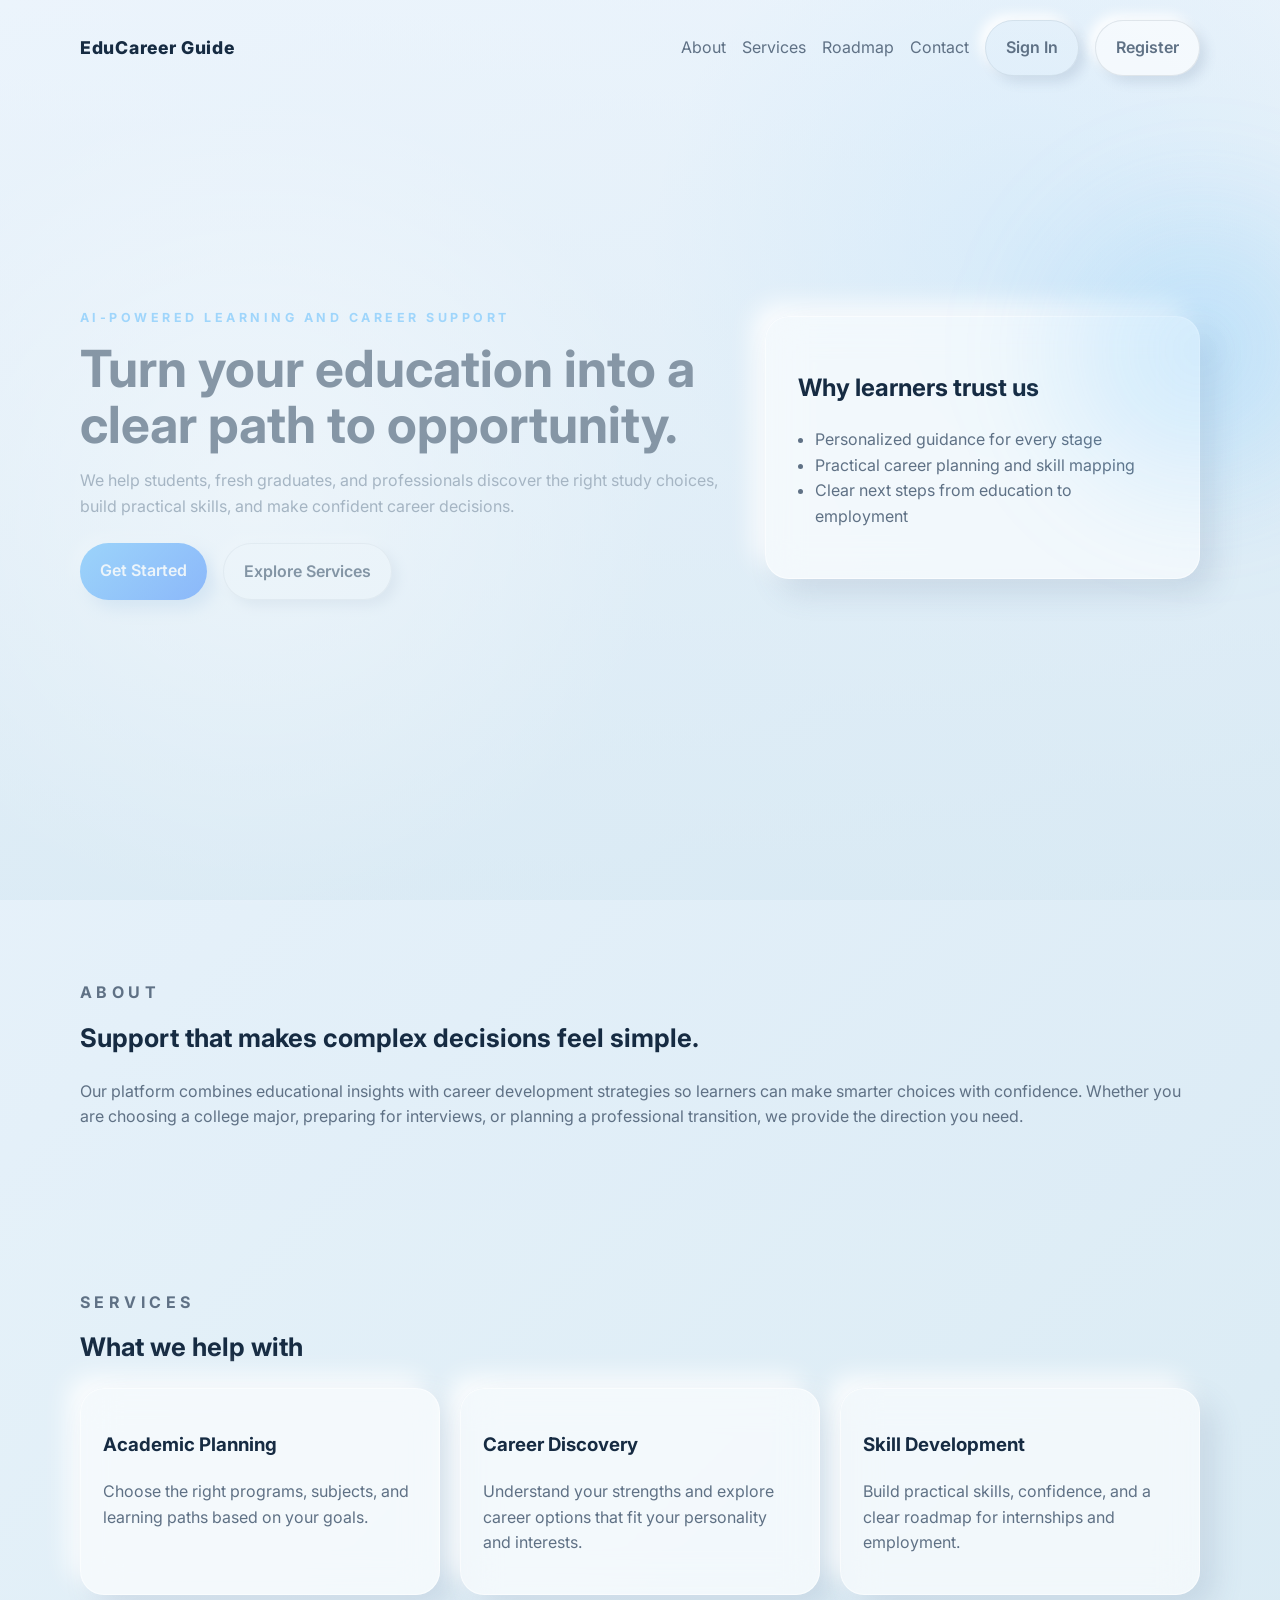
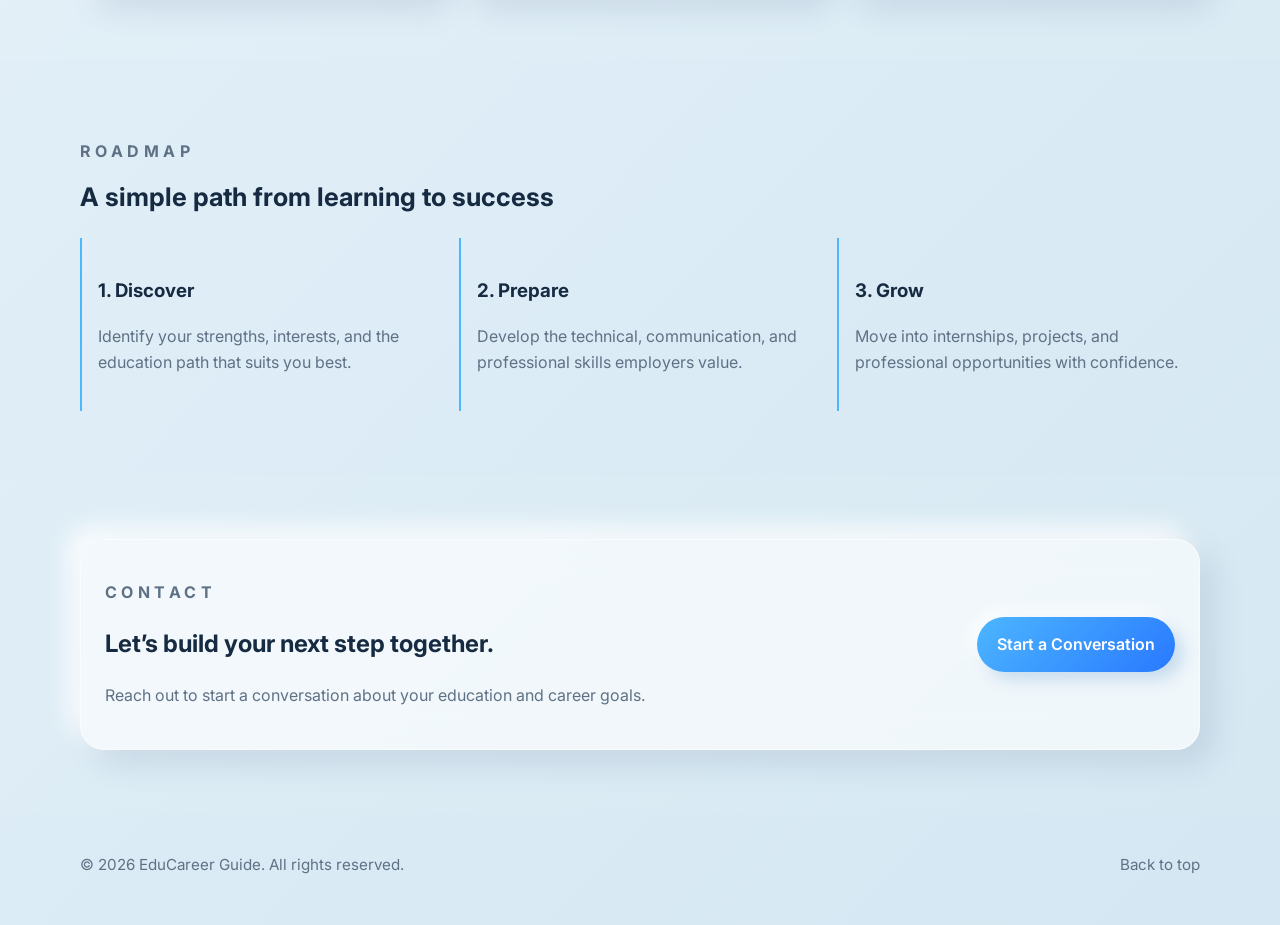
<file: index.html>
<!DOCTYPE html>
<html lang="en">
  <head>
    <meta charset="UTF-8" />
    <meta name="viewport" content="width=device-width, initial-scale=1.0" />
    <meta
      name="description"
      content="Education and career guidance for learners who want smart, practical steps toward success."
    />
    <title>Education & Career Guidance</title>
    <link rel="preconnect" href="https://fonts.googleapis.com" />
    <link rel="preconnect" href="https://fonts.gstatic.com" crossorigin />
    <link
      href="https://fonts.googleapis.com/css2?family=Inter:wght@400;500;600;700;800&display=swap"
      rel="stylesheet"
    />
    <link rel="stylesheet" href="styles.css" />
  </head>
  <body>
    <header class="hero">
      <video class="hero-video" autoplay muted loop playsinline aria-hidden="true">
        <source src="https://cdn.coverr.co/videos/coverr-walking-to-the-mountain-top-8360/1080p.mp4" type="video/mp4">
      </video>
      <nav class="nav container">
        <a class="brand" href="#top">EduCareer Guide</a>
        <button class="nav-toggle" aria-label="Toggle navigation" aria-expanded="false">
          <span></span>
          <span></span>
          <span></span>
        </button>
        <div class="nav-links">
          <a href="#about">About</a>
          <a href="#services">Services</a>
          <a href="#roadmap">Roadmap</a>
          <a href="#contact">Contact</a>
          <a class="btn btn-tertiary" href="login.html">Sign In</a>
          <a class="btn btn-secondary" href="register.html">Register</a>
        </div>
      </nav>

      <div class="container hero-content" id="top">
        <div class="hero-copy">
          <p class="eyebrow">AI-powered learning and career support</p>
          <h1>Turn your education into a clear path to opportunity.</h1>
          <p class="hero-text">
            We help students, fresh graduates, and professionals discover the right
            study choices, build practical skills, and make confident career decisions.
          </p>
          <div class="hero-actions">
            <a class="btn btn-primary" href="login.html">Get Started</a>
            <a class="btn btn-secondary" href="#services">Explore Services</a>
          </div>
        </div>
        <div class="hero-card" aria-label="Highlights">
          <h2>Why learners trust us</h2>
          <ul>
            <li>Personalized guidance for every stage</li>
            <li>Practical career planning and skill mapping</li>
            <li>Clear next steps from education to employment</li>
          </ul>
        </div>
      </div>
    </header>

    <main>
      <section class="section container" id="about">
        <div class="section-heading">
          <p class="eyebrow">About</p>
          <h2>Support that makes complex decisions feel simple.</h2>
        </div>
        <p>
          Our platform combines educational insights with career development strategies so
          learners can make smarter choices with confidence. Whether you are choosing a
          college major, preparing for interviews, or planning a professional transition,
          we provide the direction you need.
        </p>
      </section>

      <section class="section section-alt" id="services">
        <div class="container">
          <div class="section-heading">
            <p class="eyebrow">Services</p>
            <h2>What we help with</h2>
          </div>
          <div class="card-grid">
            <article class="card">
              <h3>Academic Planning</h3>
              <p>Choose the right programs, subjects, and learning paths based on your goals.</p>
            </article>
            <article class="card">
              <h3>Career Discovery</h3>
              <p>Understand your strengths and explore career options that fit your personality and interests.</p>
            </article>
            <article class="card">
              <h3>Skill Development</h3>
              <p>Build practical skills, confidence, and a clear roadmap for internships and employment.</p>
            </article>
          </div>
        </div>
      </section>

      <section class="section container" id="roadmap">
        <div class="section-heading">
          <p class="eyebrow">Roadmap</p>
          <h2>A simple path from learning to success</h2>
        </div>
        <div class="timeline">
          <div class="timeline-item">
            <h3>1. Discover</h3>
            <p>Identify your strengths, interests, and the education path that suits you best.</p>
          </div>
          <div class="timeline-item">
            <h3>2. Prepare</h3>
            <p>Develop the technical, communication, and professional skills employers value.</p>
          </div>
          <div class="timeline-item">
            <h3>3. Grow</h3>
            <p>Move into internships, projects, and professional opportunities with confidence.</p>
          </div>
        </div>
      </section>

      <section class="section section-alt" id="contact">
        <div class="container contact-box">
          <div>
            <p class="eyebrow">Contact</p>
            <h2>Let’s build your next step together.</h2>
            <p>Reach out to start a conversation about your education and career goals.</p>
          </div>
          <a class="btn btn-primary" href="mailto:guidance@example.com">Start a Conversation</a>
        </div>
      </section>
    </main>

    <footer class="footer">
      <div class="container footer-content">
        <p>© <span id="year"></span> EduCareer Guide. All rights reserved.</p>
        <a href="#top">Back to top</a>
      </div>
    </footer>

    <script src="script.js"></script>
  </body>
</html>
</file>
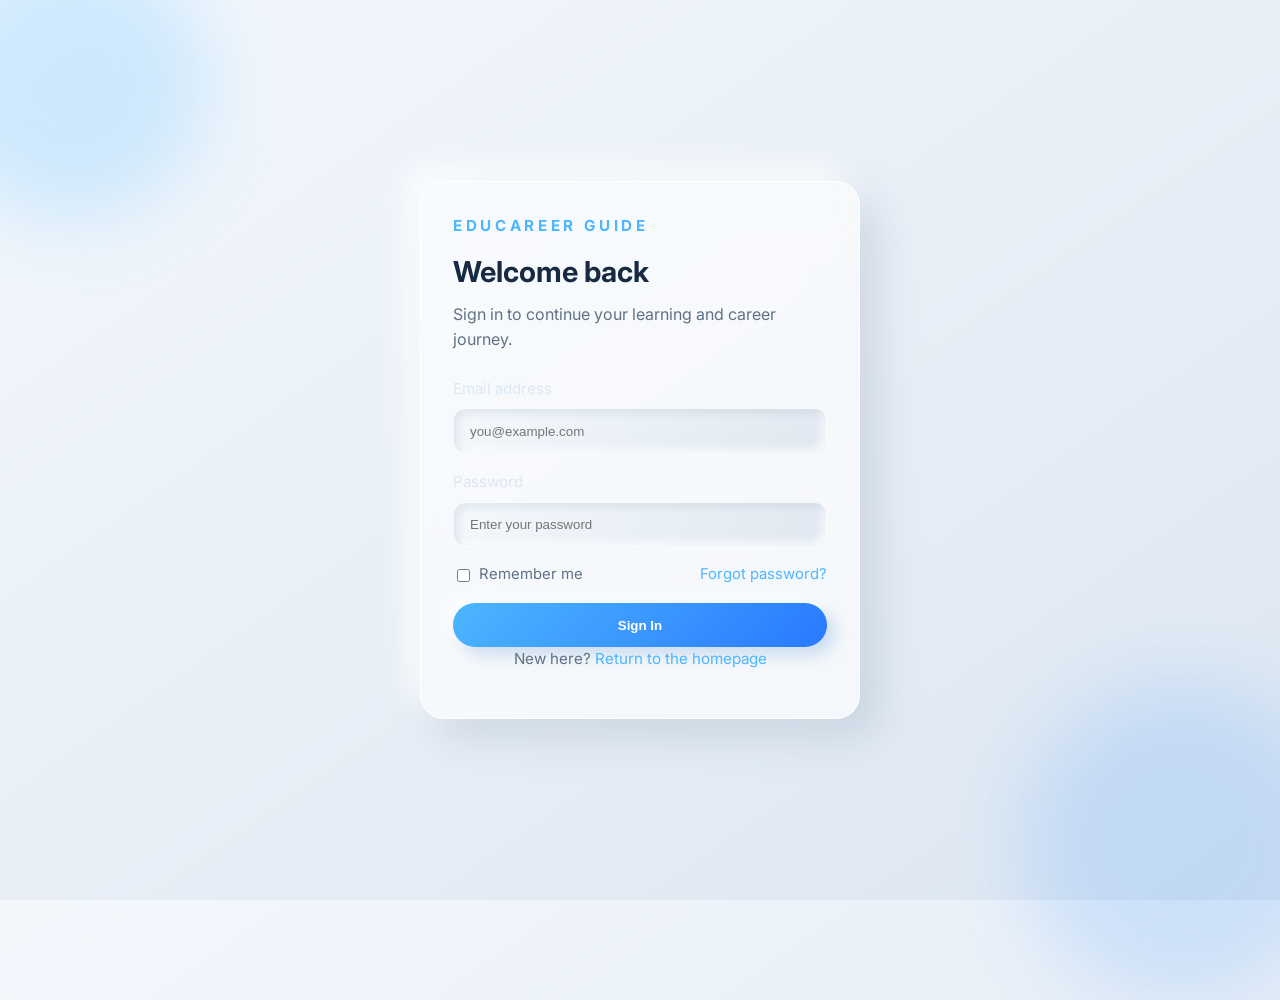
<file: login.html>
<!DOCTYPE html>
<html lang="en">
  <head>
    <meta charset="UTF-8" />
    <meta name="viewport" content="width=device-width, initial-scale=1.0" />
    <title>Login | EduCareer Guide</title>
    <link rel="preconnect" href="https://fonts.googleapis.com" />
    <link rel="preconnect" href="https://fonts.gstatic.com" crossorigin />
    <link
      href="https://fonts.googleapis.com/css2?family=Inter:wght@400;500;600;700;800&display=swap"
      rel="stylesheet"
    />
    <link rel="stylesheet" href="styles.css" />
  </head>
  <body class="login-page">
    <div class="background-orb orb-one" aria-hidden="true"></div>
    <div class="background-orb orb-two" aria-hidden="true"></div>

    <main class="login-shell">
      <section class="login-card" aria-labelledby="login-title">
        <div class="login-brand">EduCareer Guide</div>
        <h1 id="login-title">Welcome back</h1>
        <p>Sign in to continue your learning and career journey.</p>

        <form class="login-form">
          <label class="field">
            <span>Email address</span>
            <input type="email" placeholder="you@example.com" />
          </label>

          <label class="field">
            <span>Password</span>
            <input type="password" placeholder="Enter your password" />
          </label>

          <div class="form-row">
            <label class="checkbox">
              <input type="checkbox" />
              <span>Remember me</span>
            </label>
            <a href="#">Forgot password?</a>
          </div>

          <button class="btn btn-primary full-width" type="submit">Sign In</button>
        </form>

        <p class="login-footnote">
          New here?
          <a href="index.html">Return to the homepage</a>
        </p>
      </section>
    </main>

    <script src="script.js"></script>
  </body>
</html>
</file>
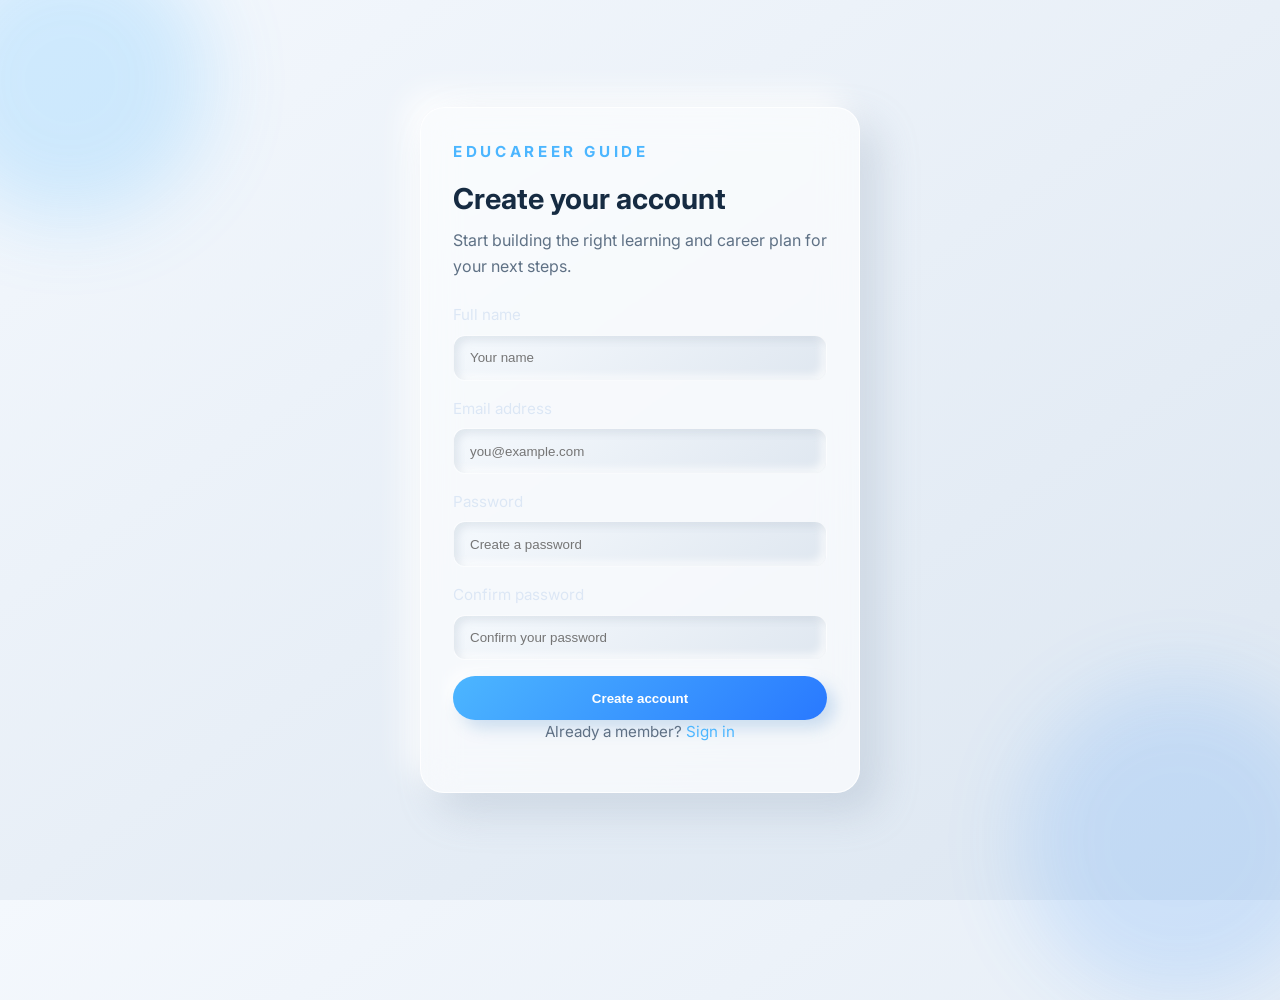
<file: register.html>
<!DOCTYPE html>
<html lang="en">
  <head>
    <meta charset="UTF-8" />
    <meta name="viewport" content="width=device-width, initial-scale=1.0" />
    <title>Register | EduCareer Guide</title>
    <link rel="preconnect" href="https://fonts.googleapis.com" />
    <link rel="preconnect" href="https://fonts.gstatic.com" crossorigin />
    <link
      href="https://fonts.googleapis.com/css2?family=Inter:wght@400;500;600;700;800&display=swap"
      rel="stylesheet"
    />
    <link rel="stylesheet" href="styles.css" />
  </head>
  <body class="login-page">
    <div class="background-orb orb-one" aria-hidden="true"></div>
    <div class="background-orb orb-two" aria-hidden="true"></div>

    <main class="login-shell">
      <section class="login-card" aria-labelledby="register-title">
        <div class="login-brand">EduCareer Guide</div>
        <h1 id="register-title">Create your account</h1>
        <p>Start building the right learning and career plan for your next steps.</p>

        <form class="login-form">
          <label class="field">
            <span>Full name</span>
            <input type="text" placeholder="Your name" />
          </label>

          <label class="field">
            <span>Email address</span>
            <input type="email" placeholder="you@example.com" />
          </label>

          <label class="field">
            <span>Password</span>
            <input type="password" placeholder="Create a password" />
          </label>

          <label class="field">
            <span>Confirm password</span>
            <input type="password" placeholder="Confirm your password" />
          </label>

          <button class="btn btn-primary full-width" type="submit">Create account</button>
        </form>

        <p class="login-footnote">
          Already a member?
          <a href="login.html">Sign in</a>
        </p>
      </section>
    </main>

    <script src="script.js"></script>
  </body>
</html>
</file>
<file: styles.css>
:root {
  --bg-start: #ebf4fc;
  --bg-end: #d4e7f2;
  --bg-soft: rgba(255, 255, 255, 0.65);
  --text: #162b42;
  --muted: #5f7185;
  --accent: #4cb6ff;
  --accent-strong: #2979ff;
  --card: rgba(255, 255, 255, 0.62);
  --border: rgba(255, 255, 255, 0.55);
  --shadow-dark: rgba(78, 108, 146, 0.16);
  --shadow-light: rgba(255, 255, 255, 0.88);
}

* {
  box-sizing: border-box;
}

html {
  scroll-behavior: smooth;
  min-height: 100%;
}

body {
  margin: 0;
  font-family: "Inter", sans-serif;
  min-height: 100vh;
  background: radial-gradient(circle at 20% 20%, rgba(255, 255, 255, 0.9) 0%, transparent 18%),
    radial-gradient(circle at 80% 10%, rgba(76, 182, 255, 0.18) 0%, transparent 15%),
    linear-gradient(135deg, var(--bg-start), var(--bg-end));
  color: var(--text);
  line-height: 1.6;
  overflow-x: hidden;
}

body.login-page {
  min-height: 100vh;
  overflow: hidden;
  position: relative;
  background: linear-gradient(145deg, #f4f8fd 0%, #dce6f1 100%);
  color: var(--text);
}

img {
  max-width: 100%;
}

a {
  color: inherit;
  text-decoration: none;
}

.container {
  width: min(1120px, calc(100% - 2rem));
  margin: 0 auto;
}

.hero {
  min-height: 100vh;
  padding-bottom: 3rem;
  position: relative;
  overflow: hidden;
}

.hero-video {
  position: absolute;
  inset: 0;
  width: 100%;
  height: 100%;
  object-fit: cover;
  opacity: 0.35;
  pointer-events: none;
  z-index: 0;
  filter: saturate(0.95) brightness(0.85);
}

.hero::before {
  content: "";
  position: absolute;
  inset: 0;
  background: linear-gradient(180deg, rgba(236, 244, 252, 0.55), rgba(212, 231, 242, 0.55));
  pointer-events: none;
}

.hero::after {
  content: "";
  position: absolute;
  width: 520px;
  height: 520px;
  top: 10%;
  right: -180px;
  background: radial-gradient(circle, rgba(76, 182, 255, 0.24), transparent 55%);
  filter: blur(44px);
  pointer-events: none;
}

.nav {
  display: flex;
  justify-content: space-between;
  align-items: center;
  padding: 1.25rem 0;
  position: relative;
  z-index: 1;
}

.brand {
  font-weight: 800;
  font-size: 1.1rem;
  letter-spacing: 0.04em;
}

.nav-links {
  display: flex;
  gap: 1rem;
  align-items: center;
}

.nav-links a {
  color: var(--muted);
}

.nav-links a:hover {
  color: var(--text);
}

.nav-toggle {
  display: none;
  flex-direction: column;
  gap: 0.3rem;
  background: transparent;
  border: 0;
  cursor: pointer;
}

.nav-toggle span {
  width: 24px;
  height: 2px;
  background: var(--text);
}

.hero-content {
  display: grid;
  grid-template-columns: 1.2fr 0.8fr;
  gap: 2rem;
  align-items: center;
  min-height: 78vh;
}

.eyebrow {
  text-transform: uppercase;
  letter-spacing: 0.28em;
  font-size: 0.78rem;
  color: var(--accent);
  font-weight: 700;
  margin-bottom: 0.75rem;
}

.hero h1 {
  font-size: clamp(2.2rem, 4vw, 3.8rem);
  line-height: 1.1;
  margin: 0 0 1rem;
}

.hero-text,
.section p,
.card p,
.timeline-item p,
.contact-box p {
  color: var(--muted);
  font-size: 1rem;
}

.hero-actions {
  display: flex;
  flex-wrap: wrap;
  gap: 1rem;
  margin-top: 1.5rem;
}

.btn {
  display: inline-block;
  padding: 0.9rem 1.25rem;
  border-radius: 999px;
  font-weight: 600;
  transition: transform 180ms ease, box-shadow 180ms ease;
  box-shadow: 6px 6px 12px var(--shadow-dark), -6px -6px 12px var(--shadow-light);
}

.btn:hover {
  transform: translateY(-2px);
  box-shadow: 4px 4px 10px var(--shadow-dark), -4px -4px 10px var(--shadow-light);
}

.btn-primary {
  background: linear-gradient(135deg, var(--accent), var(--accent-strong));
  color: #fff;
  box-shadow: 8px 8px 16px rgba(77, 140, 204, 0.25), -6px -6px 14px rgba(255,255,255,0.8);
}

.btn-secondary {
  border: 1px solid rgba(33, 50, 68, 0.1);
  background: var(--card);
  color: var(--text);
}

.btn-tertiary {
  background: transparent;
  color: var(--text);
  border: 1px solid rgba(33, 50, 68, 0.08);
}

.hero-card,
.card,
.contact-box,
.login-card {
  background: var(--card);
  border: 1px solid var(--border);
  border-radius: 24px;
  backdrop-filter: blur(18px);
  box-shadow: 14px 14px 30px var(--shadow-dark), -12px -12px 24px var(--shadow-light);
}

.hero-card {
  padding: 2rem;
}

.hero-card ul {
  padding-left: 1.1rem;
  color: var(--muted);
}

.section {
  padding: 4rem 0;
}

.section-alt {
  background: rgba(255,255,255,0.03);
}

.section-heading {
  margin-bottom: 1.25rem;
}

.section-heading h2 {
  margin: 0;
  font-size: clamp(1.6rem, 2vw, 2.2rem);
}

.card-grid {
  display: grid;
  gap: 1.25rem;
  grid-template-columns: repeat(3, 1fr);
}

.card {
  padding: 1.4rem;
}

.timeline {
  display: grid;
  gap: 1rem;
  grid-template-columns: repeat(3, 1fr);
}

.timeline-item {
  padding: 1.2rem 1rem;
  border-left: 2px solid var(--accent);
}

.contact-box {
  padding: 1.5rem;
  display: flex;
  justify-content: space-between;
  align-items: center;
  gap: 1rem;
}

.footer {
  padding: 1.5rem 0 2rem;
}

.footer-content {
  display: flex;
  justify-content: space-between;
  align-items: center;
  color: var(--muted);
  font-size: 0.95rem;
}

.background-orb {
  position: absolute;
  border-radius: 50%;
  filter: blur(40px);
  opacity: 0.55;
  pointer-events: none;
}

.orb-one {
  width: 280px;
  height: 280px;
  background: rgba(76, 182, 255, 0.4);
  top: -60px;
  left: -70px;
}

.orb-two {
  width: 320px;
  height: 320px;
  background: rgba(45, 140, 255, 0.28);
  bottom: -100px;
  right: -60px;
}

.login-shell {
  min-height: 100vh;
  display: grid;
  place-items: center;
  padding: 2rem 1rem;
  position: relative;
  z-index: 1;
}

.login-card {
  width: min(440px, 100%);
  padding: 2rem;
  border-radius: 24px;
  background: var(--card);
  border: 1px solid rgba(255, 255, 255, 0.85);
  box-shadow: 18px 18px 40px rgba(136, 154, 177, 0.28), -14px -14px 30px rgba(255, 255, 255, 0.9);
}

.login-brand {
  font-size: 0.95rem;
  font-weight: 700;
  letter-spacing: 0.24em;
  text-transform: uppercase;
  color: var(--accent);
  margin-bottom: 0.7rem;
}

.login-card h1 {
  margin: 0 0 0.4rem;
  font-size: 1.8rem;
}

.login-card p {
  color: var(--muted);
  margin-top: 0;
}

.login-form {
  display: grid;
  gap: 1rem;
  margin-top: 1.5rem;
}

.field {
  display: grid;
  gap: 0.45rem;
}

.field span {
  font-size: 0.95rem;
  color: #dce7f5;
}

.field input {
  width: 100%;
  border: 1px solid rgba(255,255,255,0.7);
  background: linear-gradient(145deg, #f5f9fd, #dfe7f0);
  color: var(--text);
  padding: 0.9rem 1rem;
  border-radius: 12px;
  outline: none;
  box-shadow: inset 4px 4px 8px rgba(136, 154, 177, 0.2), inset -4px -4px 8px rgba(255,255,255,0.8);
}

.field input:focus {
  border-color: var(--accent);
  box-shadow: 0 0 0 2px rgba(76, 182, 255, 0.2);
}

.form-row {
  display: flex;
  justify-content: space-between;
  align-items: center;
  gap: 0.75rem;
  font-size: 0.93rem;
}

.checkbox {
  display: flex;
  align-items: center;
  gap: 0.4rem;
  color: var(--muted);
}

.form-row a,
.login-footnote a {
  color: var(--accent);
}

.full-width {
  width: 100%;
  border: 0;
  cursor: pointer;
}

.login-footnote {
  margin-top: 1rem;
  text-align: center;
  font-size: 0.95rem;
}

.btn-tertiary:hover,
.btn-secondary:hover {
  transform: translateY(-2px);
  box-shadow: 4px 4px 10px rgba(77, 140, 204, 0.18), -4px -4px 10px rgba(255, 255, 255, 0.8);
}

@media (max-width: 840px) {
  .hero-content,
  .card-grid,
  .timeline {
    grid-template-columns: 1fr;
  }

  .contact-box,
  .footer-content {
    flex-direction: column;
    align-items: flex-start;
  }
}

@media (max-width: 640px) {
  .nav-toggle {
    display: flex;
  }

  .nav-links {
    display: none;
    position: absolute;
    top: 3.6rem;
    right: 1rem;
    flex-direction: column;
    align-items: flex-start;
    background: var(--bg-soft);
    padding: 1rem;
    border: 1px solid var(--border);
    border-radius: 1rem;
    width: min(220px, calc(100% - 2rem));
  }

  .nav-links.open {
    display: flex;
  }

  .hero {
    min-height: auto;
  }
}
</file>
